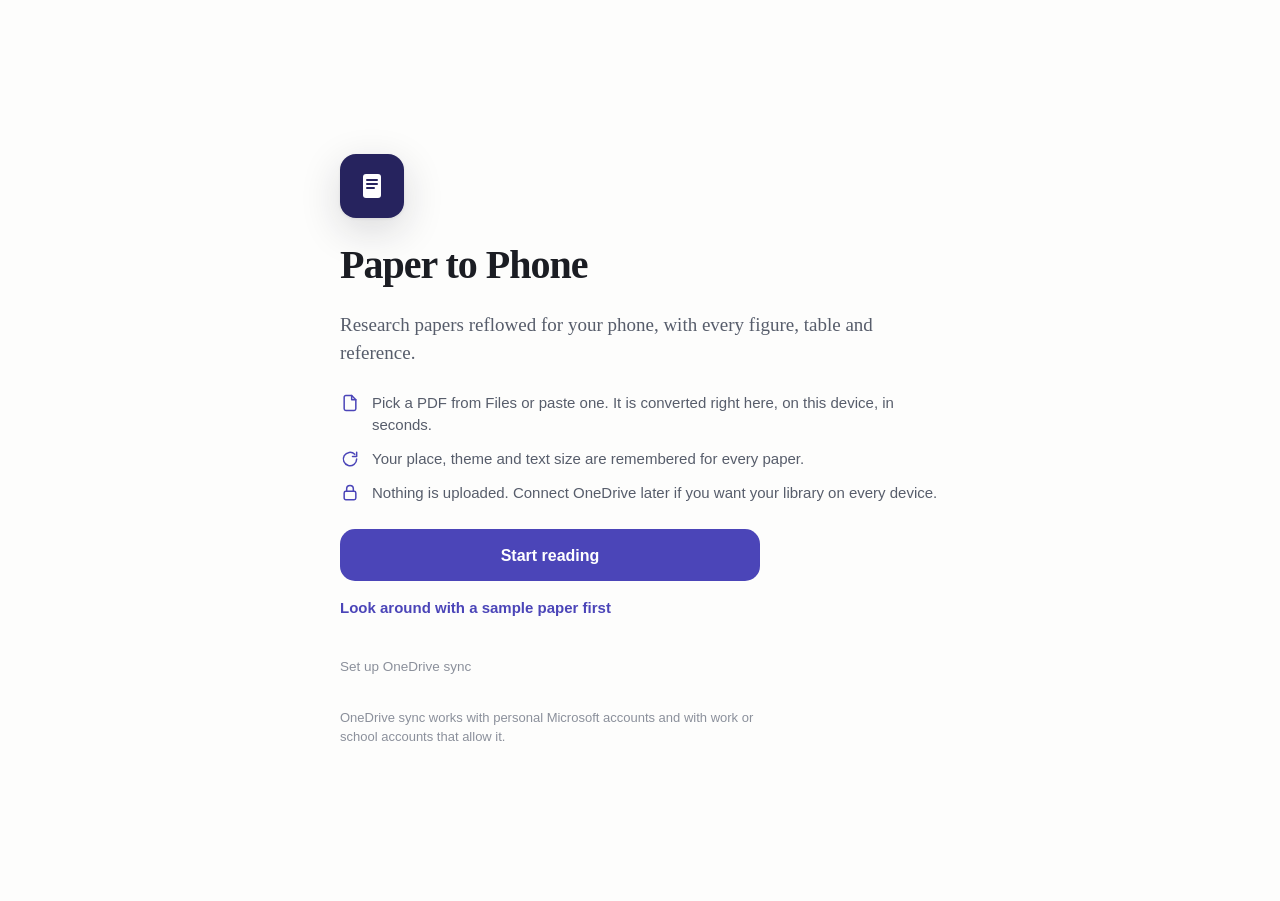
<file: index.html>
<!doctype html>
<html lang="en">
<head>
<meta charset="utf-8">
<meta name="viewport" content="width=device-width, initial-scale=1, viewport-fit=cover">
<meta name="theme-color" content="#FDFDFC" media="(prefers-color-scheme: light)">
<meta name="theme-color" content="#0F1117" media="(prefers-color-scheme: dark)">
<meta name="color-scheme" content="light dark">
<meta name="apple-mobile-web-app-capable" content="yes">
<meta name="apple-mobile-web-app-title" content="Paper to Phone">
<meta name="apple-mobile-web-app-status-bar-style" content="default">
<meta name="description" content="Research papers reflowed for your phone, kept in your own OneDrive.">
<link rel="manifest" href="manifest.webmanifest">
<link rel="apple-touch-icon" href="icons/apple-touch-icon.png?v=2">
<link rel="icon" href="icons/icon-192.png?v=2">
<title>Paper to Phone</title>
<style>
/* One quiet column: a shelf of covers, one primary action, sheets for everything else, the reader on top. */
:root{
  --bg:#FDFDFC;--ink:#1B1D23;--ink-2:#575D6B;--ink-3:#8B909B;--rule:#E6E7EB;--fill:rgba(118,120,134,.11);
  --raised:#FFFFFF;--accent:#4B45B8;--on-accent:#FFFFFF;--soft:rgba(75,69,184,.10);--cover:#26235E;--on-cover:#DAD8F7;
  --warn:#B4531F;--warn-soft:rgba(180,83,31,.11);
  --shadow:0 12px 40px rgba(22,24,44,.16),0 1px 3px rgba(22,24,44,.08);
  --serif:ui-serif,"New York",Charter,"Iowan Old Style",Georgia,serif;
  --sans:ui-sans-serif,-apple-system,BlinkMacSystemFont,"SF Pro Text","Segoe UI",Roboto,"Helvetica Neue",Arial,sans-serif;
  --ease:cubic-bezier(.32,.72,0,1);
  color-scheme:light;
}
@media (prefers-color-scheme:dark){:root{
  --bg:#0F1117;--ink:#E7E8EC;--ink-2:#A6ABB8;--ink-3:#737987;--rule:#262A34;--fill:rgba(160,166,190,.14);
  --raised:#181B23;--accent:#A3ACFF;--on-accent:#0F1117;--soft:rgba(163,172,255,.13);--cover:#34307A;--on-cover:#DAD8F7;
  --warn:#F0A070;--warn-soft:rgba(240,160,112,.13);
  --shadow:0 12px 40px rgba(0,0,0,.5),0 1px 3px rgba(0,0,0,.4);color-scheme:dark}}
*,*::before,*::after{box-sizing:border-box}
[hidden]{display:none!important}
html,body{margin:0;background:var(--bg)}
body{color:var(--ink);font:400 16px/1.45 var(--sans);-webkit-font-smoothing:antialiased;-webkit-tap-highlight-color:transparent;
  padding-top:env(safe-area-inset-top,0px);padding-bottom:env(safe-area-inset-bottom,0px)}
html.locked,html.locked body{overflow:hidden}
button,input,label{font:inherit;color:inherit}
:focus-visible{outline:2px solid var(--accent);outline-offset:2px;border-radius:8px}
.wrap{max-width:640px;margin:0 auto;padding-block:30px 72px;
  padding-left:max(20px,env(safe-area-inset-left,0px));padding-right:max(20px,env(safe-area-inset-right,0px))}

/* welcome */
.welcome{min-height:calc(100svh - env(safe-area-inset-top,0px) - env(safe-area-inset-bottom,0px));display:flex;flex-direction:column;justify-content:center;gap:26px;padding-block:40px}
.mark{width:64px;height:64px;border-radius:16px;background:var(--cover);display:grid;place-items:center;box-shadow:var(--shadow)}
.mark svg{width:34px;height:34px}
.welcome h1{margin:0;font:600 40px/1.04 var(--serif);letter-spacing:-.025em}
.lede{margin:0;font:400 19px/1.45 var(--serif);color:var(--ink-2);max-width:30em}
.points{display:grid;gap:12px;margin:0;padding:0;list-style:none;color:var(--ink-2);font-size:15px}
.points li{display:flex;gap:12px;align-items:flex-start}
.points svg{flex:none;width:20px;height:20px;margin-top:1px;fill:none;stroke:var(--accent);stroke-width:1.8;stroke-linecap:round;stroke-linejoin:round}
.stack{display:grid;gap:10px;max-width:420px}
.fine{margin:0;color:var(--ink-3);font-size:13px;max-width:34em}

/* buttons */
.primary{display:inline-flex;align-items:center;justify-content:center;gap:9px;height:52px;padding:0 22px;border:0;border-radius:15px;
  background:var(--accent);color:var(--on-accent);font-weight:600;font-size:16px;cursor:pointer;transition:transform .2s var(--ease)}
.primary:active{transform:scale(.98)}
.primary:disabled{opacity:.5}
.primary svg,.quiet svg{width:19px;height:19px;fill:none;stroke:currentColor;stroke-width:2;stroke-linecap:round;stroke-linejoin:round}
.quiet{display:inline-flex;align-items:center;justify-content:center;gap:8px;height:52px;padding:0 18px;border:0;border-radius:15px;background:var(--fill);color:var(--ink);font-weight:600;font-size:15px;cursor:pointer}
.quiet.small{height:38px;padding:0 14px;border-radius:12px;font-size:14px}
.quiet[aria-pressed="true"]{background:var(--soft);color:var(--accent)}
.link{border:0;background:none;padding:6px 0;color:var(--accent);font-weight:600;font-size:15px;cursor:pointer;text-align:left}

/* library */
.top{display:flex;align-items:flex-start;justify-content:space-between;gap:12px;margin-bottom:6px}
.top h1{margin:0;font:600 34px/1.08 var(--serif);letter-spacing:-.022em}
.who{flex:none;width:40px;height:40px;border-radius:20px;border:0;background:var(--cover);color:var(--on-cover);font:600 15px/1 var(--sans);cursor:pointer}
.status{display:flex;align-items:center;gap:8px;margin:2px 0 20px;color:var(--ink-2);font-size:14px;min-height:20px}
.dot{width:8px;height:8px;border-radius:4px;background:#3BAA6E;flex:none}
.dot.busy{background:var(--accent);animation:pulse 1.2s ease-in-out infinite}
.dot.off{background:var(--ink-3)}
.dot.bad{background:var(--warn)}
@keyframes pulse{50%{opacity:.35}}
.actions{display:flex;gap:10px;margin-bottom:6px}
.actions .primary{flex:1}
.group{margin-top:26px}
.group h2{margin:0 0 4px;font:600 13px/1.3 var(--sans);color:var(--ink-2)}
.group p.hint{margin:0 0 8px;color:var(--ink-3);font-size:13px}
ul.list{list-style:none;margin:0;padding:0}
.row{display:flex;align-items:center;gap:12px;border-top:1px solid var(--rule)}
.row:last-child{border-bottom:1px solid var(--rule)}
.open{flex:1;min-width:0;display:flex;gap:14px;align-items:flex-start;padding:15px 0;border:0;background:none;text-align:left;cursor:pointer}
.open:active .cover{transform:scale(.97)}
.cover{flex:none;width:58px;height:78px;border-radius:8px;background:var(--cover) center/cover no-repeat;box-shadow:0 1px 3px rgba(0,0,0,.18),inset 0 0 0 .5px rgba(0,0,0,.12);
  display:grid;place-items:end start;padding:7px;color:var(--on-cover);font:600 11px/1.1 var(--sans);transition:transform .25s var(--ease);overflow:hidden}
.cover.img{background-color:#fff}
.cover.pending{background:var(--fill);color:var(--ink-3);place-items:center}
.cover.pending svg{width:22px;height:22px;fill:none;stroke:currentColor;stroke-width:1.8;stroke-linecap:round;stroke-linejoin:round}
.cover.failed{background:var(--warn-soft);color:var(--warn);place-items:center}
.meta{min-width:0;display:grid;gap:4px}
.t{font:600 17px/1.25 var(--serif);letter-spacing:-.01em;display:-webkit-box;-webkit-line-clamp:3;-webkit-box-orient:vertical;overflow:hidden;overflow-wrap:anywhere}
.v{color:var(--ink-2);font-size:13.5px;white-space:nowrap;overflow:hidden;text-overflow:ellipsis}
.p{display:flex;align-items:center;gap:10px;color:var(--ink-3);font-size:12.5px;font-variant-numeric:tabular-nums}
.bar{flex:none;width:64px;height:4px;border-radius:2px;background:var(--fill);overflow:hidden}
.bar i{display:block;height:100%;background:var(--accent);border-radius:2px}
.tag{display:inline-flex;align-items:center;height:20px;padding:0 8px;border-radius:10px;background:var(--soft);color:var(--accent);font-size:11.5px;font-weight:600;width:max-content}
.tag.warn{background:var(--warn-soft);color:var(--warn)}
.rowbtn{display:none;flex:none;height:36px;padding:0 12px;border:0;border-radius:11px;background:var(--fill);color:var(--ink-2);font-size:13px;font-weight:600;cursor:pointer}
.editing .rowbtn{display:inline-flex;align-items:center}
.rowbtn.epub{display:inline-flex;align-items:center}
.editing .rowbtn.epub{display:none}
.empty{padding:26px 20px;border-radius:18px;background:var(--fill);color:var(--ink-2);font-size:15px}
.empty b{display:block;color:var(--ink);font:600 17px/1.3 var(--serif);margin-bottom:6px}

/* sheets */
.scrim{position:fixed;inset:0;z-index:30;background:rgba(8,10,18,.34);opacity:0;pointer-events:none;transition:opacity .35s var(--ease)}
.scrim.on{opacity:1;pointer-events:auto}
.sheet{position:fixed;left:0;right:0;bottom:0;z-index:31;margin:0 auto;max-width:640px;max-height:calc(100% - 40px - env(safe-area-inset-top,0px));
  display:flex;flex-direction:column;background:var(--raised);border-radius:22px 22px 0 0;box-shadow:0 -12px 48px rgba(0,0,0,.2);
  padding-bottom:env(safe-area-inset-bottom,0px);transform:translateY(104%);visibility:hidden;transition:transform .45s var(--ease),visibility 0s .45s}
.sheet.on{transform:none;visibility:visible;transition:transform .45s var(--ease),visibility 0s}
.grab{flex:none;height:22px;display:grid;place-items:center}
.grab::before{content:"";width:38px;height:5px;border-radius:3px;background:var(--rule)}
.sheet header{flex:none;display:flex;align-items:center;gap:8px;padding:0 12px 10px 20px}
.sheet header h2{flex:1;margin:0;font-size:18px;font-weight:650;letter-spacing:-.015em;white-space:nowrap;overflow:hidden;text-overflow:ellipsis}
.close{width:32px;height:32px;display:grid;place-items:center;border:0;border-radius:16px;background:var(--fill);color:var(--ink-2);cursor:pointer}
.close svg{width:14px;height:14px;stroke:currentColor;stroke-width:2.2;stroke-linecap:round;fill:none}
.sheet .body{overflow-y:auto;overscroll-behavior:contain;-webkit-overflow-scrolling:touch;padding:2px 20px 24px}
.choice{display:flex;align-items:center;gap:14px;width:100%;padding:14px;margin:0 0 10px;border:0;border-radius:16px;background:var(--fill);text-align:left;cursor:pointer}
.choice svg{flex:none;width:24px;height:24px;fill:none;stroke:var(--accent);stroke-width:1.8;stroke-linecap:round;stroke-linejoin:round}
.choice b{display:block;font-size:15.5px}
.choice span{display:block;color:var(--ink-2);font-size:13.5px;margin-top:2px}
.field{display:flex;gap:8px;margin:6px 0 4px}
.field input{flex:1;min-width:0;height:46px;padding:0 14px;border:1px solid var(--rule);border-radius:13px;background:var(--bg);font-size:16px;outline:none}
.field input:focus{border-color:var(--accent)}
.lbl{display:block;font-size:13px;font-weight:600;color:var(--ink-2);margin:18px 0 6px}
.pastebox{min-height:56px;padding:16px;border:1.5px dashed var(--rule);border-radius:14px;color:var(--ink-3);font-size:15px;text-align:center;outline:none;-webkit-user-select:text;user-select:text;caret-color:transparent}
.pastebox:focus{border-color:var(--accent);color:var(--ink-2)}
.pastebox:empty::before{content:attr(data-ph);pointer-events:none;-webkit-user-select:none;user-select:none}
.crumbs{display:flex;flex-wrap:wrap;gap:4px;align-items:center;margin:0 0 10px;color:var(--ink-2);font-size:14px}
.crumbs button{border:0;background:none;padding:4px 2px;color:var(--accent);font-weight:600;cursor:pointer}
.folders{list-style:none;margin:0 0 14px;padding:0;border-top:1px solid var(--rule)}
.folders button{display:flex;align-items:center;gap:12px;width:100%;min-height:50px;padding:10px 4px;border:0;border-bottom:1px solid var(--rule);background:none;text-align:left;cursor:pointer;font-size:15.5px}
.folders svg{flex:none;width:22px;height:22px;fill:none;stroke:var(--ink-3);stroke-width:1.7;stroke-linejoin:round}
.folders .none{padding:16px 4px;color:var(--ink-3);font-size:14px;border-bottom:1px solid var(--rule)}
.sheetfoot{display:grid;gap:10px}
.kv{margin:0 0 16px;display:grid;gap:4px;font-size:14.5px}
.kv span{color:var(--ink-3);font-size:12.5px}
pre.cmd{margin:6px 0 4px;padding:12px 14px;border-radius:12px;background:var(--fill);font:13px/1.45 ui-monospace,SFMono-Regular,Menlo,monospace;white-space:pre-wrap;word-break:break-all}
.steps{margin:6px 0 0;padding-left:20px;display:grid;gap:8px;color:var(--ink-2);font-size:14.5px}
.steps code{font:13px ui-monospace,SFMono-Regular,Menlo,monospace;background:var(--fill);padding:1px 5px;border-radius:5px;word-break:break-all}

/* reader */
.reader{position:fixed;inset:0;z-index:40;background:var(--bg)}
.reader iframe{display:block;width:100%;height:100%;border:0;background:var(--bg)}
.loading{position:absolute;inset:0;display:grid;place-items:center;align-content:center;gap:12px;color:var(--ink-2);font-size:15px}
.spinner{width:28px;height:28px;border-radius:50%;border:3px solid var(--fill);border-top-color:var(--accent);animation:spin .8s linear infinite}
@keyframes spin{to{transform:rotate(360deg)}}
.back{position:absolute;top:calc(10px + env(safe-area-inset-top,0px));left:calc(10px + env(safe-area-inset-left,0px));display:flex;align-items:center;gap:4px;height:38px;
  padding:0 14px 0 8px;border:0;border-radius:19px;background:var(--ink);color:var(--bg);font-weight:600;font-size:14px;box-shadow:var(--shadow);cursor:pointer}
.back svg{width:18px;height:18px;fill:none;stroke:currentColor;stroke-width:2.2;stroke-linecap:round;stroke-linejoin:round}
.toast{position:fixed;left:50%;bottom:calc(20px + env(safe-area-inset-bottom,0px));z-index:50;transform:translate(-50%,16px);opacity:0;visibility:hidden;
  width:min(calc(100% - 32px),480px);display:flex;align-items:center;gap:12px;padding:13px 10px 13px 16px;border-radius:16px;background:var(--ink);color:var(--bg);
  font-size:14.5px;line-height:1.35;box-shadow:var(--shadow);transition:transform .4s var(--ease),opacity .3s,visibility 0s .4s}
.toast.on{transform:translate(-50%,0);opacity:1;visibility:visible;transition:transform .4s var(--ease),opacity .3s}
.toast span{flex:1;min-width:0}
.toast button{flex:none;height:34px;padding:0 13px;border:0;border-radius:10px;background:var(--bg);color:var(--ink);font-weight:600;font-size:14px;cursor:pointer}
.drop{position:fixed;inset:0;z-index:35;display:grid;place-items:center;background:color-mix(in srgb,var(--bg) 84%,transparent);
  font:600 20px var(--serif);color:var(--accent);border:3px dashed var(--accent);pointer-events:none}
.pick{position:absolute;width:1px;height:1px;opacity:0;pointer-events:none}
@media (prefers-reduced-motion:reduce){*,*::before,*::after{transition-duration:.01ms!important;animation-duration:.01ms!important}}
</style>
</head>
<body>

<!-- signed out -->
<main class="wrap welcome" id="welcome" hidden>
  <div class="mark" aria-hidden="true"><svg viewBox="0 0 34 34"><rect x="8" y="5" width="18" height="24" rx="3" fill="#fff"/><path d="M12 11h10M12 15h10M12 19h7" stroke="#26235E" stroke-width="2" stroke-linecap="round"/></svg></div>
  <h1>Paper to Phone</h1>
  <p class="lede">Research papers reflowed for your phone, with every figure, table and reference.</p>
  <ul class="points">
    <li><svg viewBox="0 0 24 24"><path d="M14 3H7a2 2 0 0 0-2 2v14a2 2 0 0 0 2 2h10a2 2 0 0 0 2-2V8z"/><path d="M14 3v5h5"/></svg>Pick a PDF from Files or paste one. It is converted right here, on this device, in seconds.</li>
    <li><svg viewBox="0 0 24 24"><path d="M20 12a8 8 0 1 1-2.3-5.6M20 4v5h-5"/></svg>Your place, theme and text size are remembered for every paper.</li>
    <li><svg viewBox="0 0 24 24"><rect x="5" y="10" width="14" height="10" rx="2"/><path d="M8 10V7a4 4 0 0 1 8 0v3"/></svg>Nothing is uploaded. Connect OneDrive later if you want your library on every device.</li>
  </ul>
  <div class="stack" id="signin-box">
    <button class="primary" id="start" type="button">Start reading</button>
    <button class="quiet" id="signin" type="button" hidden>Sign in with Microsoft to sync through OneDrive</button>
    <button class="link" id="demo" type="button">Look around with a sample paper first</button>
  </div>
  <div class="stack">
    <button class="link" id="setup-link" type="button" style="color:var(--ink-3);font-weight:500;font-size:13.5px">Set up OneDrive sync</button>
  </div>
  <div class="stack" id="setup-box" hidden>
    <p class="fine"><b>OneDrive sync, one-time setup.</b> This copy of the app needs a Microsoft app ID before anyone can sign in. Paste it here once; the steps are in the README.</p>
    <div class="field"><input id="clientid" placeholder="Application (client) ID" autocomplete="off" autocapitalize="off" spellcheck="false"><button class="quiet small" id="save-id" type="button">Save</button></div>
    <button class="link" id="demo2" type="button" hidden>Try it first with a sample paper</button>
  </div>
  <p class="fine">OneDrive sync works with personal Microsoft accounts and with work or school accounts that allow it.</p>
</main>

<!-- signed in -->
<main class="wrap" id="app" hidden>
  <div class="top">
    <h1>Your papers</h1>
    <button class="who" id="who" type="button" aria-label="Account and folder">?</button>
  </div>
  <div class="status" id="status"><span class="dot off" id="dot"></span><span id="status-text">Not synced yet</span></div>
  <div class="actions">
    <button class="primary" id="add" type="button"><svg viewBox="0 0 24 24" aria-hidden="true"><path d="M12 5v14M5 12h14"/></svg>Add a paper</button>
    <button class="quiet" id="edit" type="button" aria-pressed="false">Edit</button>
  </div>
  <section class="group" id="g-wait" hidden>
    <h2>Converting</h2>
    <p class="hint" id="wait-hint">Your computer converts these while it's on and running Paper to Phone.</p>
    <ul class="list" id="wait"></ul>
  </section>
  <section class="group" id="g-bad" hidden>
    <h2>Needs attention</h2>
    <ul class="list" id="bad"></ul>
  </section>
  <section class="group" id="g-lib">
    <ul class="list" id="lib"></ul>
  </section>
</main>

<input class="pick" id="pick" type="file" accept=".pdf,.html,.htm,application/pdf,text/html" multiple>

<div class="reader" id="reader" hidden>
  <iframe id="frame" title="Paper"></iframe>
  <div class="loading" id="loading" hidden><div class="spinner"></div><span id="loading-text">Opening</span></div>
  <button class="back" id="back" type="button" hidden><svg viewBox="0 0 24 24" aria-hidden="true"><path d="M14.5 5.5L8 12l6.5 6.5"/></svg>Papers</button>
</div>

<div class="scrim" id="scrim"></div>

<section class="sheet" id="s-add" role="dialog" aria-modal="true" aria-labelledby="h-add">
  <div class="grab"></div><header><h2 id="h-add">Add a paper</h2><button class="close" type="button" aria-label="Close"><svg viewBox="0 0 24 24"><path d="M6.5 6.5l11 11M17.5 6.5l-11 11"/></svg></button></header>
  <div class="body">
    <button class="choice" id="choose-file" type="button"><svg viewBox="0 0 24 24"><path d="M14 3H7a2 2 0 0 0-2 2v14a2 2 0 0 0 2 2h10a2 2 0 0 0 2-2V8z"/><path d="M14 3v5h5"/></svg>
      <span><b>Choose a file</b><span>A PDF is converted on this device. A reader file (.html) opens right away.</span></span></button>
    <label class="lbl" for="link">Link, DOI or arXiv id</label>
    <div class="field"><input id="link" type="url" inputmode="url" placeholder="https://… or 10.1038/…" autocomplete="off" autocapitalize="off" spellcheck="false">
      <button class="quiet small" id="paste" type="button">Paste</button></div>
    <button class="primary" id="add-link" type="button" style="width:100%;margin-top:10px" disabled>Add link</button>
    <label class="lbl" for="pastebox">A PDF you copied</label>
    <div class="pastebox" id="pastebox" contenteditable="true" role="textbox" aria-label="Paste a copied PDF here" inputmode="none" data-ph="Touch and hold here, then tap Paste"></div>
    <p class="fine" style="margin-top:14px">arXiv links download here. Journals don't let apps fetch their PDFs, so for those, save the PDF to Files first.</p>
  </div>
</section>

<section class="sheet" id="s-folder" role="dialog" aria-modal="true" aria-labelledby="h-folder">
  <div class="grab"></div><header><h2 id="h-folder">Choose your folder</h2><button class="close" type="button" aria-label="Close"><svg viewBox="0 0 24 24"><path d="M6.5 6.5l11 11M17.5 6.5l-11 11"/></svg></button></header>
  <div class="body">
    <p class="fine" style="margin:0 0 12px">Papers, reading positions and settings are kept in this folder. Pick an existing Paper to Phone folder, or create one.</p>
    <div class="crumbs" id="crumbs"></div>
    <ul class="folders" id="folders"></ul>
    <div class="sheetfoot">
      <button class="primary" id="use-folder" type="button">Use this folder</button>
      <button class="quiet" id="new-folder" type="button">Create “Paper to Phone” here</button>
    </div>
  </div>
</section>

<section class="sheet" id="s-account" role="dialog" aria-modal="true" aria-labelledby="h-account">
  <div class="grab"></div><header><h2 id="h-account">Account</h2><button class="close" type="button" aria-label="Close"><svg viewBox="0 0 24 24"><path d="M6.5 6.5l11 11M17.5 6.5l-11 11"/></svg></button></header>
  <div class="body">
    <div class="kv"><span>Signed in as</span><b id="acct-name"></b></div>
    <div class="kv"><span>Folder</span><b id="acct-folder"></b></div>
    <div class="sheetfoot">
      <button class="quiet" id="change-folder" type="button">Change folder</button>
      <button class="quiet" id="connect" type="button" hidden>Connect OneDrive</button>
      <button class="quiet" id="how" type="button">Set up conversion on a computer</button>
      <button class="quiet" id="signout" type="button">Sign out</button>
    </div>
  </div>
</section>

<section class="sheet" id="s-how" role="dialog" aria-modal="true" aria-labelledby="h-how">
  <div class="grab"></div><header><h2 id="h-how">Conversion on a computer</h2><button class="close" type="button" aria-label="Close"><svg viewBox="0 0 24 24"><path d="M6.5 6.5l11 11M17.5 6.5l-11 11"/></svg></button></header>
  <div class="body">
    <p class="fine" style="margin:0">PDFs and links you add land in the Inbox of your folder. A Mac or PC with OneDrive turns them into reader files. Set it up once:</p>
    <ol class="steps">
      <li>Install Python 3 and PyMuPDF: <code>pip3 install pymupdf</code></li>
      <li>Download <a id="conv-link" href="converter/paper2phone.py" download>paper2phone.py</a>.</li>
      <li>Run it once with your synced folder:<pre class="cmd" id="cmd"></pre><button class="quiet small" id="copy-cmd" type="button">Copy command</button></li>
    </ol>
    <p class="fine" style="margin-top:14px">It starts by itself at login. New papers appear here within a minute of syncing. Claude can convert papers too: save its reader file into the folder's Library.</p>
  </div>
</section>

<section class="sheet" id="s-note" role="dialog" aria-modal="true" aria-labelledby="h-note">
  <div class="grab"></div><header><h2 id="h-note">Could not convert</h2><button class="close" type="button" aria-label="Close"><svg viewBox="0 0 24 24"><path d="M6.5 6.5l11 11M17.5 6.5l-11 11"/></svg></button></header>
  <div class="body"><p class="fine" id="note-text" style="white-space:pre-wrap;color:var(--ink-2);font-size:14.5px"></p>
    <div class="sheetfoot"><button class="quiet" id="note-retry" type="button">Try again</button><button class="quiet" id="note-remove" type="button">Remove</button></div></div>
</section>

<div class="drop" id="drop" hidden>Drop PDFs or reader files to add them</div>
<div class="toast" id="toast" role="status"><span id="toast-text"></span><button id="toast-btn" type="button" hidden></button></div>

<script src="config.js"></script>
<script src="vendor/msal-browser-4.30.0.min.js"></script>
<script src="app.js"></script>
</body>
</html>
</file>
